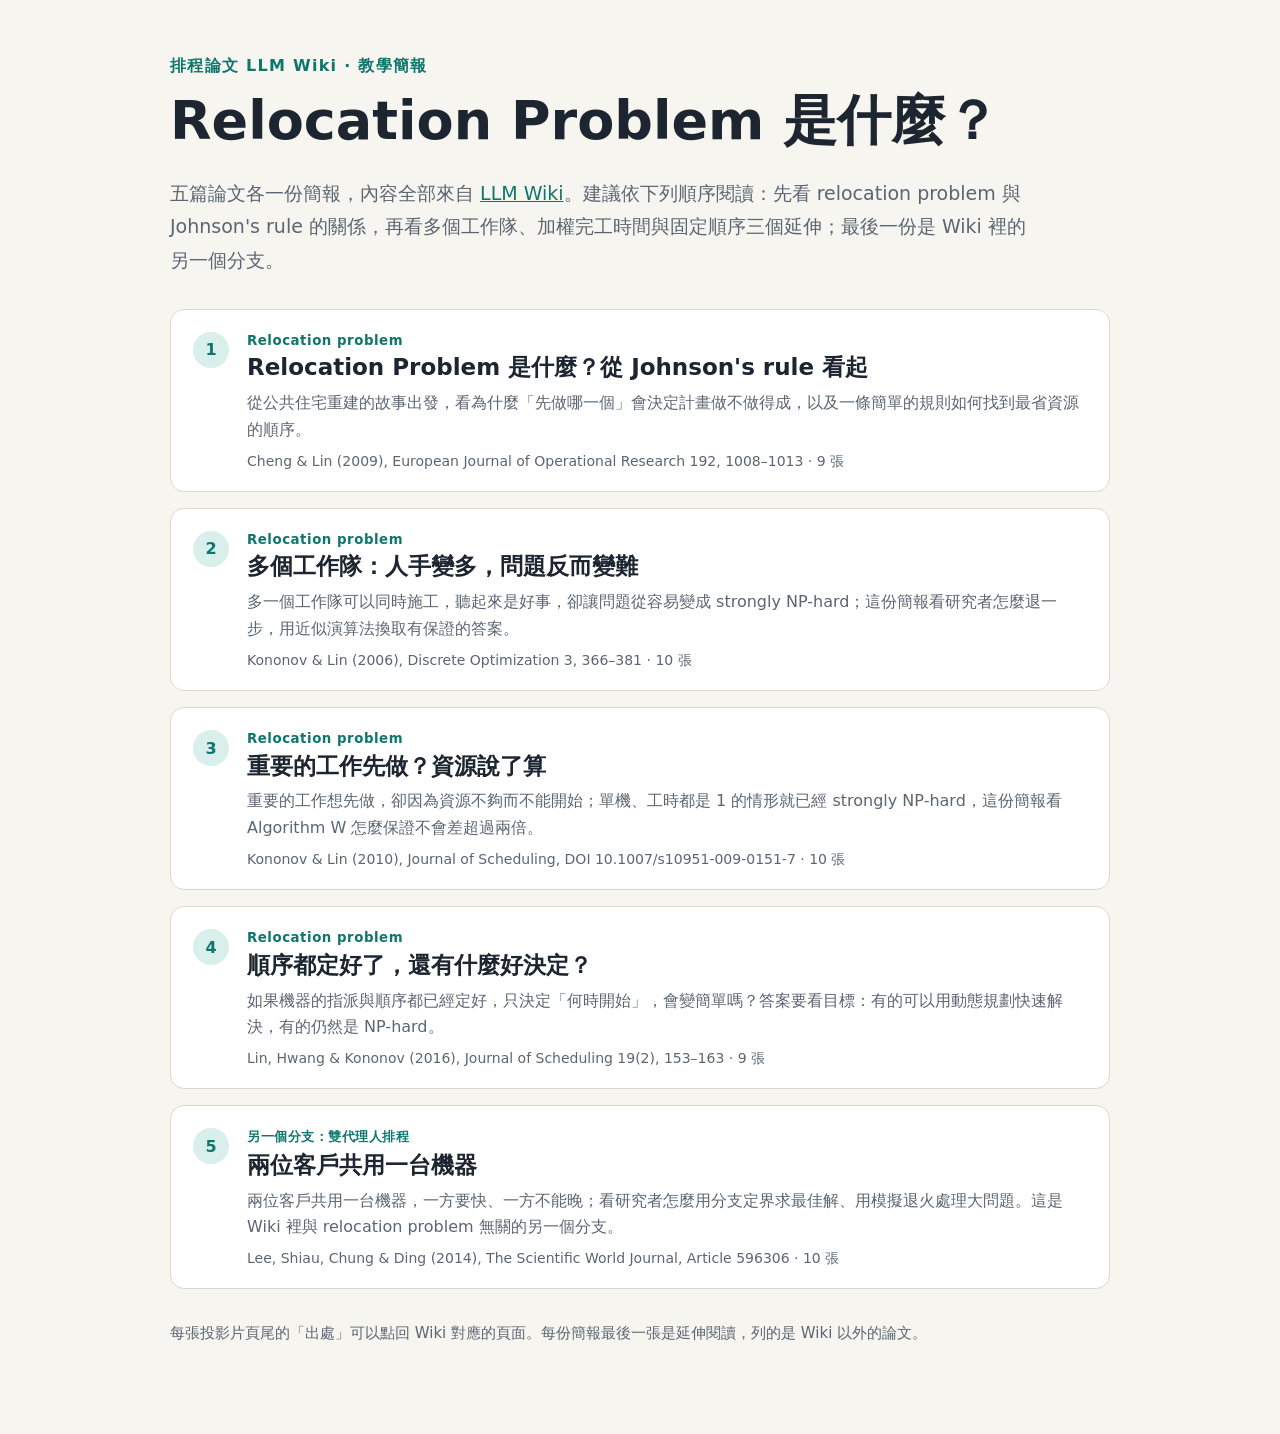
<file: index.html>
<!doctype html>
<html lang="zh-Hant">
<head>
<meta charset="utf-8">
<meta name="viewport" content="width=device-width, initial-scale=1">
<title>Relocation Problem 是什麼？五篇排程論文導讀</title>
<meta http-equiv="refresh" content="0; url=slides/index.html">
<link rel="canonical" href="slides/index.html">
<link rel="stylesheet" href="slides/assets/base.css">
<link rel="stylesheet" href="slides/assets/deck.css">
</head>
<body class="hub">
<main>
<p class="eyebrow">排程論文 LLM Wiki · 教學簡報</p>
<h1>Relocation Problem 是什麼？</h1>
<p class="lead">正在前往簡報入口。如果沒有自動跳轉，請點下面的連結。</p>
<p><a href="slides/index.html">簡報入口（五份簡報）</a> · <a href="wiki.html">LLM Wiki</a></p>
</main>
</body>
</html>
</file>
<file: slides/assets/base.css>
/* 固定風格的單一來源（CLAUDE.md 第 7.1 節）：色票、字體與共用元件。
   簡報、簡報入口與 wiki.html 都從這份檔案取得；其他樣式檔不可再定義顏色或字體。 */
:root {
  --paper: #f7f5ef; --card: #ffffff; --ink: #1c2530; --muted: #5b6673; --line: #dcd8cc;
  --accent: #0f766e; --accent-soft: #d9efec; --warn: #b45309; --warn-soft: #fbeedb;
  --font: "Noto Sans TC", "Microsoft JhengHei", "PingFang TC", system-ui, sans-serif;
  --mono: Consolas, "Cascadia Mono", monospace;
  /* 各頁面可以在自己的容器內覆寫這三個字級 */
  --cite-size: .7em; --table-size: .9em; --caption-size: .8em;
}
@media (prefers-color-scheme: dark) {
  :root { --paper: #12171d; --card: #1a212a; --ink: #e8ecf1; --muted: #9aa6b4; --line: #2e3945;
          --accent: #5eead4; --accent-soft: #123b38; --warn: #fbbf24; --warn-soft: #3b2a0c; }
}
* { box-sizing: border-box; }
html, body { margin: 0; height: 100%; background: var(--paper); color: var(--ink); font-family: var(--font); }
a { color: var(--accent); }

/* ---------- 共用元件 ---------- */
blockquote { margin: .6em 0; padding: .5em 1em; border-left: 5px solid var(--accent); background: var(--accent-soft); border-radius: 0 8px 8px 0; }
blockquote.todo { border-left-color: var(--warn); background: var(--warn-soft); }
blockquote.todo strong { color: var(--warn); }
blockquote p { margin: .2em 0; }
code { font-family: var(--mono); font-size: .9em; background: var(--accent-soft); padding: .05em .35em; border-radius: 5px; }
pre { background: var(--accent-soft); padding: .8em 1em; border-radius: 8px; overflow: auto; }
pre code { background: none; padding: 0; }
.cite { font-size: var(--cite-size); font-weight: 600; color: var(--muted); border: 1px solid var(--line); border-radius: 999px;
        padding: .1em .6em; margin-left: .25em; white-space: nowrap; text-decoration: none; vertical-align: .15em; }
a.cite:hover { border-color: var(--accent); color: var(--accent); }
.tablewrap { overflow-x: auto; margin: .5em 0; }
table { border-collapse: collapse; width: 100%; font-size: var(--table-size); }
th, td { border-bottom: 1px solid var(--line); padding: .38em .7em; text-align: left; vertical-align: top; }
th { color: var(--muted); font-weight: 700; border-bottom-width: 2px; white-space: nowrap; }
figure { margin: .4em 0; }
figcaption { font-size: var(--caption-size); color: var(--muted); text-align: center; margin-top: .2em; }
svg.diagram { width: 100%; height: auto; display: block; font-family: var(--font); }
svg.diagram .grid { stroke: var(--line); stroke-width: 1; }
svg.diagram .tick { fill: var(--muted); font-size: 14px; text-anchor: middle; }
svg.diagram .tick.strong { fill: var(--ink); font-weight: 700; font-size: 15px; }
svg.diagram .rowlabel { fill: var(--ink); font-size: 16px; font-weight: 700; text-anchor: end; }
svg.diagram .barlabel { fill: #fff; font-size: 15px; font-weight: 700; text-anchor: middle; }
svg.diagram .level { fill: none; stroke: var(--ink); stroke-width: 3; stroke-linejoin: round; }
svg.diagram .dot { fill: var(--ink); }
</file>
<file: slides/assets/deck.css>
/* 簡報與簡報入口的版面。色票、字體與共用元件在 base.css，這裡不可再定義顏色或字體。 */

/* ---------- 簡報 ---------- */
body.deck { overflow: hidden; }
#stage { position: absolute; left: 50%; top: calc(50% - 22px); width: 1280px; height: 720px; transform-origin: center; }
.slide { --cite-size: .62em; --table-size: .86em; --caption-size: .72em;
         position: absolute; inset: 0; display: none; flex-direction: column; padding: 46px 64px 26px;
         background: var(--card); border: 1px solid var(--line); border-radius: 14px; }
.slide.on { display: flex; }
.slide header { margin-bottom: 16px; }
.slide .kind { display: inline-block; font-size: 17px; font-weight: 700; letter-spacing: .08em; color: var(--accent); min-height: 22px; }
.slide h2 { margin: 4px 0 0; font-size: 42px; line-height: 1.25; text-wrap: balance; }
.slide .body { flex: 1; min-height: 0; overflow: hidden; font-size: 25px; line-height: 1.6; }
.slide .body > :first-child { margin-top: 0; }
.slide .body p { margin: .5em 0; }
.slide .body ul, .slide .body ol { margin: .4em 0; padding-left: 1.3em; }
.slide .body li { margin: .28em 0; }
.slide .body li::marker { color: var(--accent); }
.slide .body strong { color: var(--accent); }
.slide .body blockquote.todo strong { color: var(--warn); }
.slide footer { display: flex; justify-content: space-between; gap: 24px; padding-top: 10px; border-top: 1px solid var(--line);
                font-size: 15px; color: var(--muted); }
.slide footer .src { overflow: hidden; white-space: nowrap; text-overflow: ellipsis; }
.slide footer .no { font-variant-numeric: tabular-nums; white-space: nowrap; }
.slide[data-kind="title"] { justify-content: center; padding-left: 96px; padding-right: 96px; }
.slide[data-kind="title"] header { margin-bottom: 8px; }
.slide[data-kind="title"] h2 { font-size: 62px; }
.slide[data-kind="title"] .body { flex: 0 0 auto; font-size: 27px; color: var(--muted); margin-bottom: 40px; }
.slide[data-kind="further"] .body { font-size: 17px; line-height: 1.45; }
.slide[data-kind="further"] .body p { margin: .3em 0 .7em; }
.slide svg.diagram { max-height: 270px; }

#bar { position: fixed; left: 0; right: 0; bottom: 0; height: 44px; display: flex; align-items: center; gap: 12px; padding: 0 16px;
       background: var(--paper); border-top: 1px solid var(--line); }
#bar a { text-decoration: none; font-size: 20px; color: var(--muted); }
#bar button { width: 36px; height: 30px; font-size: 22px; line-height: 1; border: 1px solid var(--line); border-radius: 8px;
              background: var(--card); color: var(--ink); cursor: pointer; }
#bar button:hover { border-color: var(--accent); color: var(--accent); }
#progress { flex: 1; height: 6px; background: var(--line); border-radius: 3px; overflow: hidden; }
#progress i { display: block; height: 100%; width: 0; background: var(--accent); transition: width .2s; }

/* ---------- 簡報入口 ---------- */
body.hub main { max-width: 980px; margin: 0 auto; padding: 56px 20px 72px; }
.eyebrow { font-weight: 700; letter-spacing: .08em; color: var(--accent); margin: 0; }
body.hub h1 { font-size: clamp(34px, 6vw, 54px); margin: .15em 0 .3em; text-wrap: balance; }
.lead { font-size: 19px; line-height: 1.75; color: var(--muted); max-width: 46em; }
.cards { display: grid; gap: 16px; margin: 32px 0; }
.card { position: relative; display: block; padding: 20px 24px 20px 76px; background: var(--card); border: 1px solid var(--line);
        border-radius: 14px; color: inherit; text-decoration: none; }
.card:hover { border-color: var(--accent); }
.card .step { position: absolute; left: 22px; top: 22px; width: 36px; height: 36px; display: grid; place-items: center;
              border-radius: 50%; background: var(--accent-soft); color: var(--accent); font-weight: 700; }
.card small { color: var(--accent); font-weight: 700; letter-spacing: .04em; }
.card h2 { margin: .15em 0 .3em; font-size: 23px; }
.card p { margin: 0 0 .5em; color: var(--muted); line-height: 1.65; }
.card em { font-style: normal; font-size: 14px; color: var(--muted); }
.note { color: var(--muted); font-size: 15px; line-height: 1.7; }
</file>
